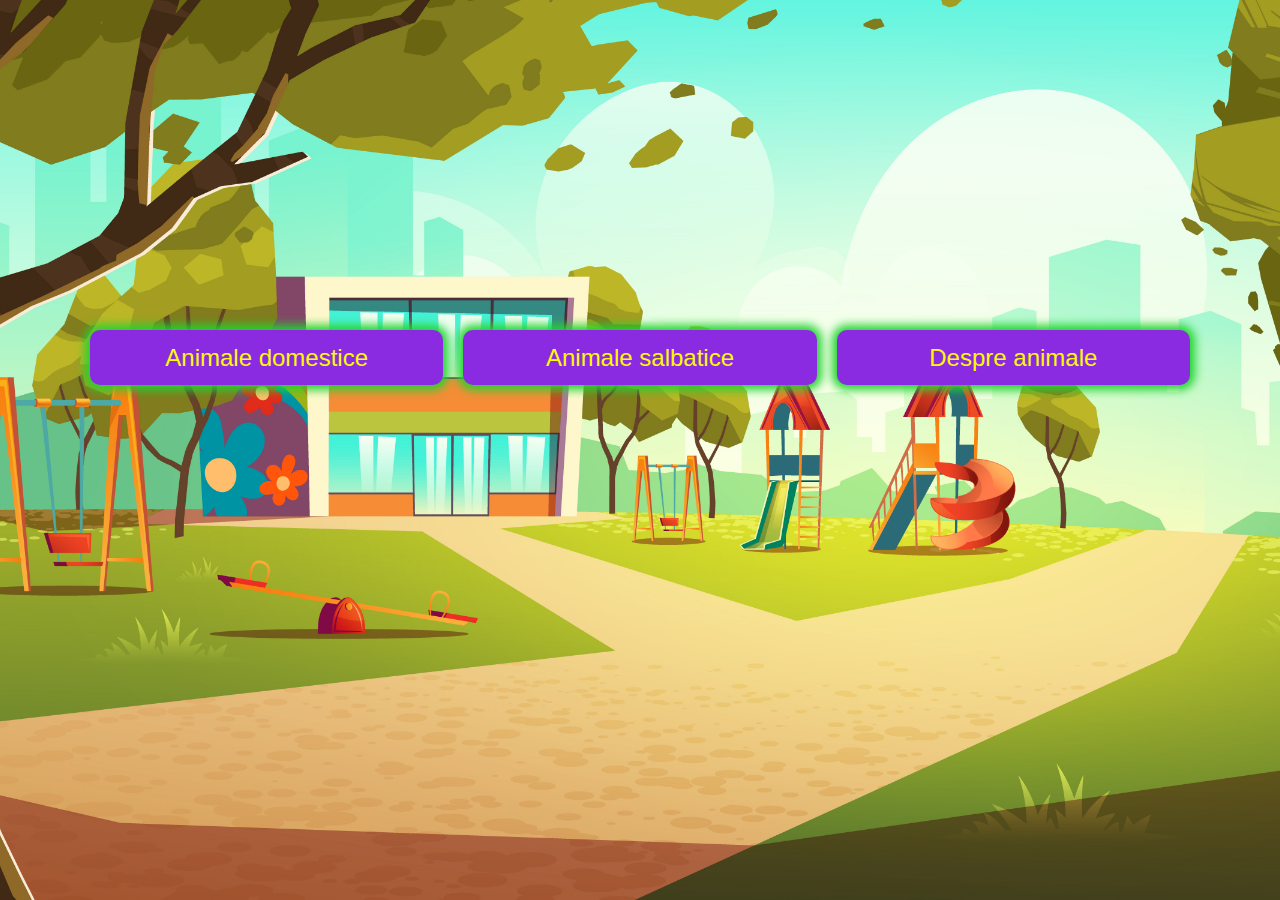
<file: index.html>
<!DOCTYPE html>
<html lang="en">
<head>
  <meta charset="UTF-8">
  <meta name="viewport" content="width=device-width, initial-scale=1.0">
  <meta http-equiv="X-UA-Compatible" content="ie=edge">
  <link rel="stylesheet" href="CSS/style.css">
  <title>Ferma Fericita</title>
</head>
<body style="background-image: url(./images/3930.jpg);">
    
    <div class="container1">
        <button onclick="location.href = 'ferma.html';" class="domestice btn-11 btn-1">Animale domestice</button>
        <button onclick="location.href = 'salbatice.html';" class="salbatice btn-1">Animale salbatice</button>
        <button onclick="location.href = 'info.html';" class=" btn-1">Despre animale</button>
    </div>


  
</body>


</html>
</file>
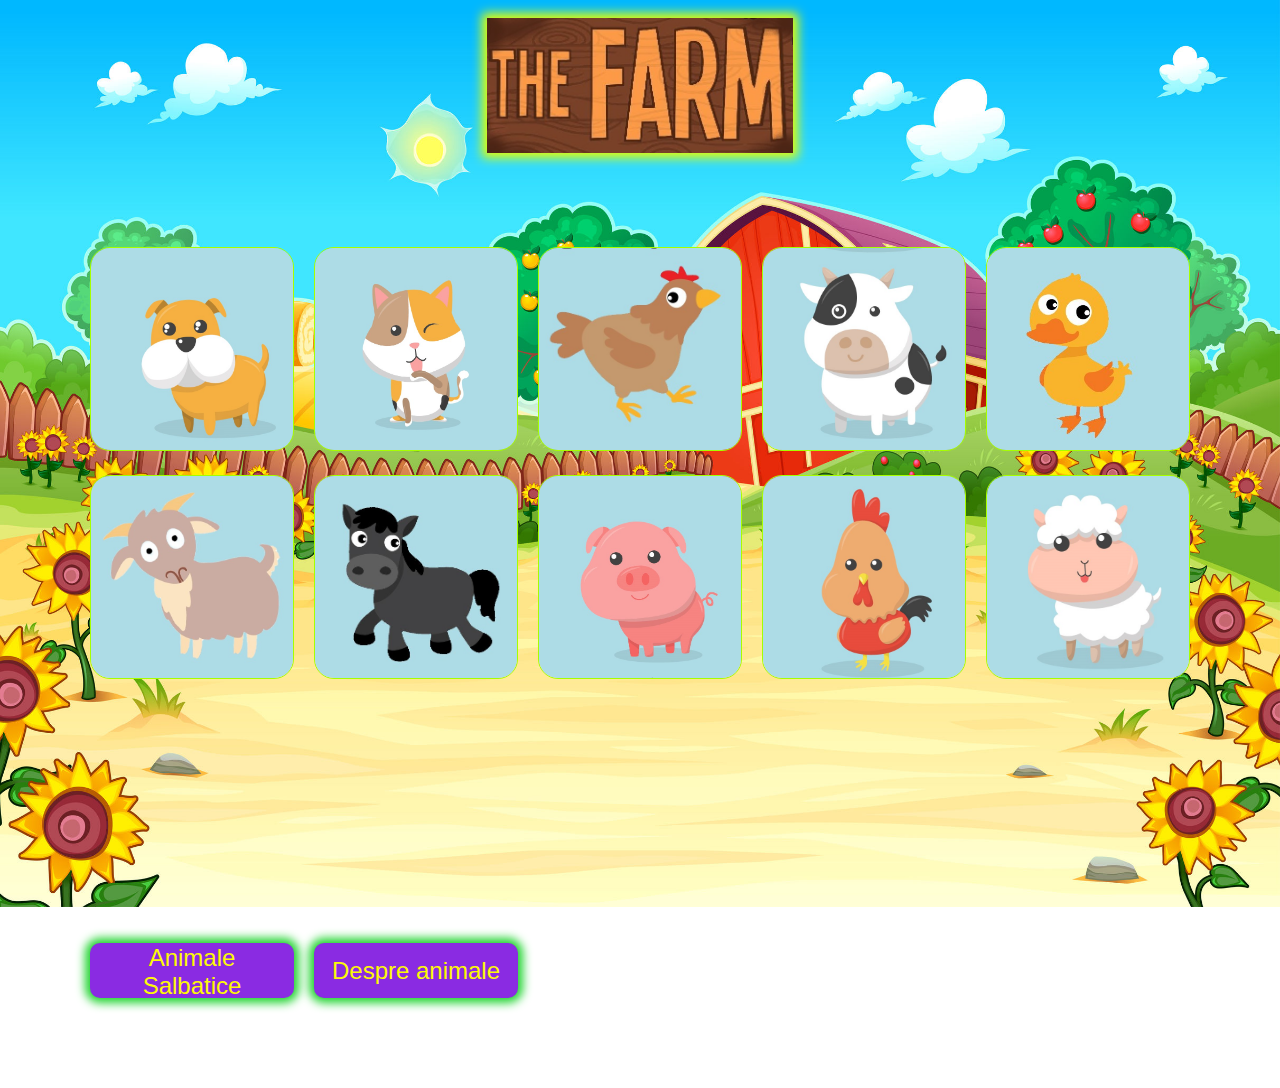
<file: ferma.html>
<!DOCTYPE html>
<html lang="en">
<head>
  <meta charset="UTF-8">
  <meta name="viewport" content="width=device-width, initial-scale=1.0">
  <meta http-equiv="X-UA-Compatible" content="ie=edge">
  <link rel="stylesheet" href="CSS/style.css">
  <title>Ferma Fericita</title>
</head>
<body style="background-image: url(./images/ferma.jpg);">
  <div class="farmSign"><a href="index.html"><img src="images/farmsign.jpg" alt="ferma"></a></div>
  <div class="farm">
    <div class="container animals">
      <div class="box"><img class="animal dog" src="images/dog.jpg" alt="Caine"></div>
      <div class="box"><img class="animal cat" src="images/cat.jpg" alt="Pisica"></div>
      <div class="box"><img class="animal chicken" src="images/chicken.jpg" alt="Gaina"></div>
      <div class="box"><img class="animal cow" src="images/cow.jpg" alt="Vaca"></div>
      <div class="box"><img class="animal duck" src="images/duck.jpg" alt="Rata"></div>
      <div class="box"><img class="animal goat" src="images/goat.jpg" alt="Capra"></div>
      <div class="box"><img class="animal horse" src="images/horse.jpg" alt="Cal"></div>
      <div class="box"><img class="animal pig" src="images/pig.jpg" alt="porc"></div>
      <div class="box"><img class="animal rooster" src="images/rooster.jpg" alt="Cocos"></div>
      <div class="box"><img class="animal sheep" src="images/sheep.jpg" alt="oaie"></div>
      <button onclick="location.href = 'salbatice.html';" class="salbatice btn-1">Animale Salbatice</button>
      <button onclick="location.href = 'info.html';" class=" btn-1">Despre animale</button>
    </div>
  </div>

  <audio id="dog" src="Sounds/caine.wav"></audio>
  <audio id="cat" src="Sounds/pisica.wav"></audio>
  <audio id="chicken" src="Sounds/gaina.wav"></audio>
  <audio id="cow" src="Sounds/vaca.wav"></audio>
  <audio id="duck" src="Sounds/rata.wav"></audio>
  <audio id="goat" src="Sounds/capra.wav"></audio>
  <audio id="horse" src="Sounds/cal.wav"></audio>
  <audio id="pig" src="Sounds/porci.wav"></audio>
  <audio id="rooster" src="Sounds/cocos.wav"></audio>
  <audio id="sheep" src="Sounds/oaie.wav"></audio>


  <script src="JS/app.js"></script>
</body>


</html>
</file>
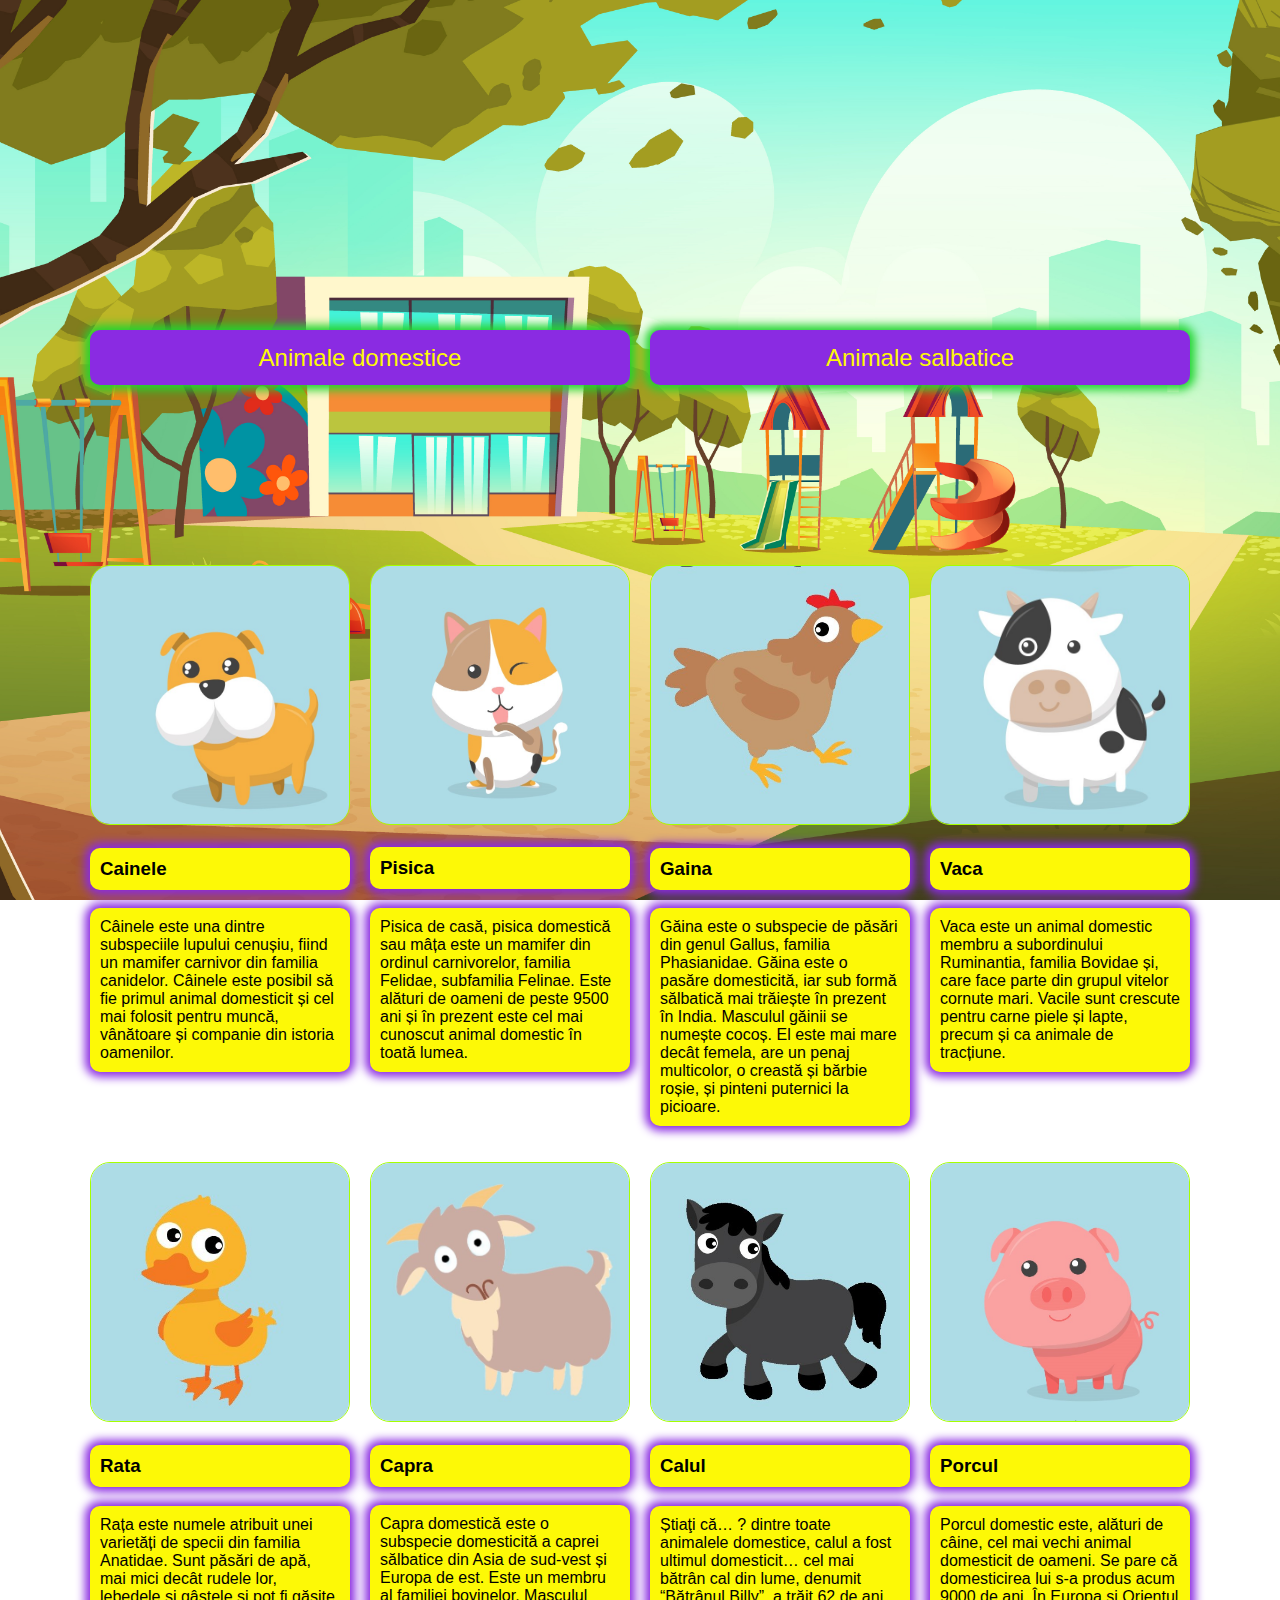
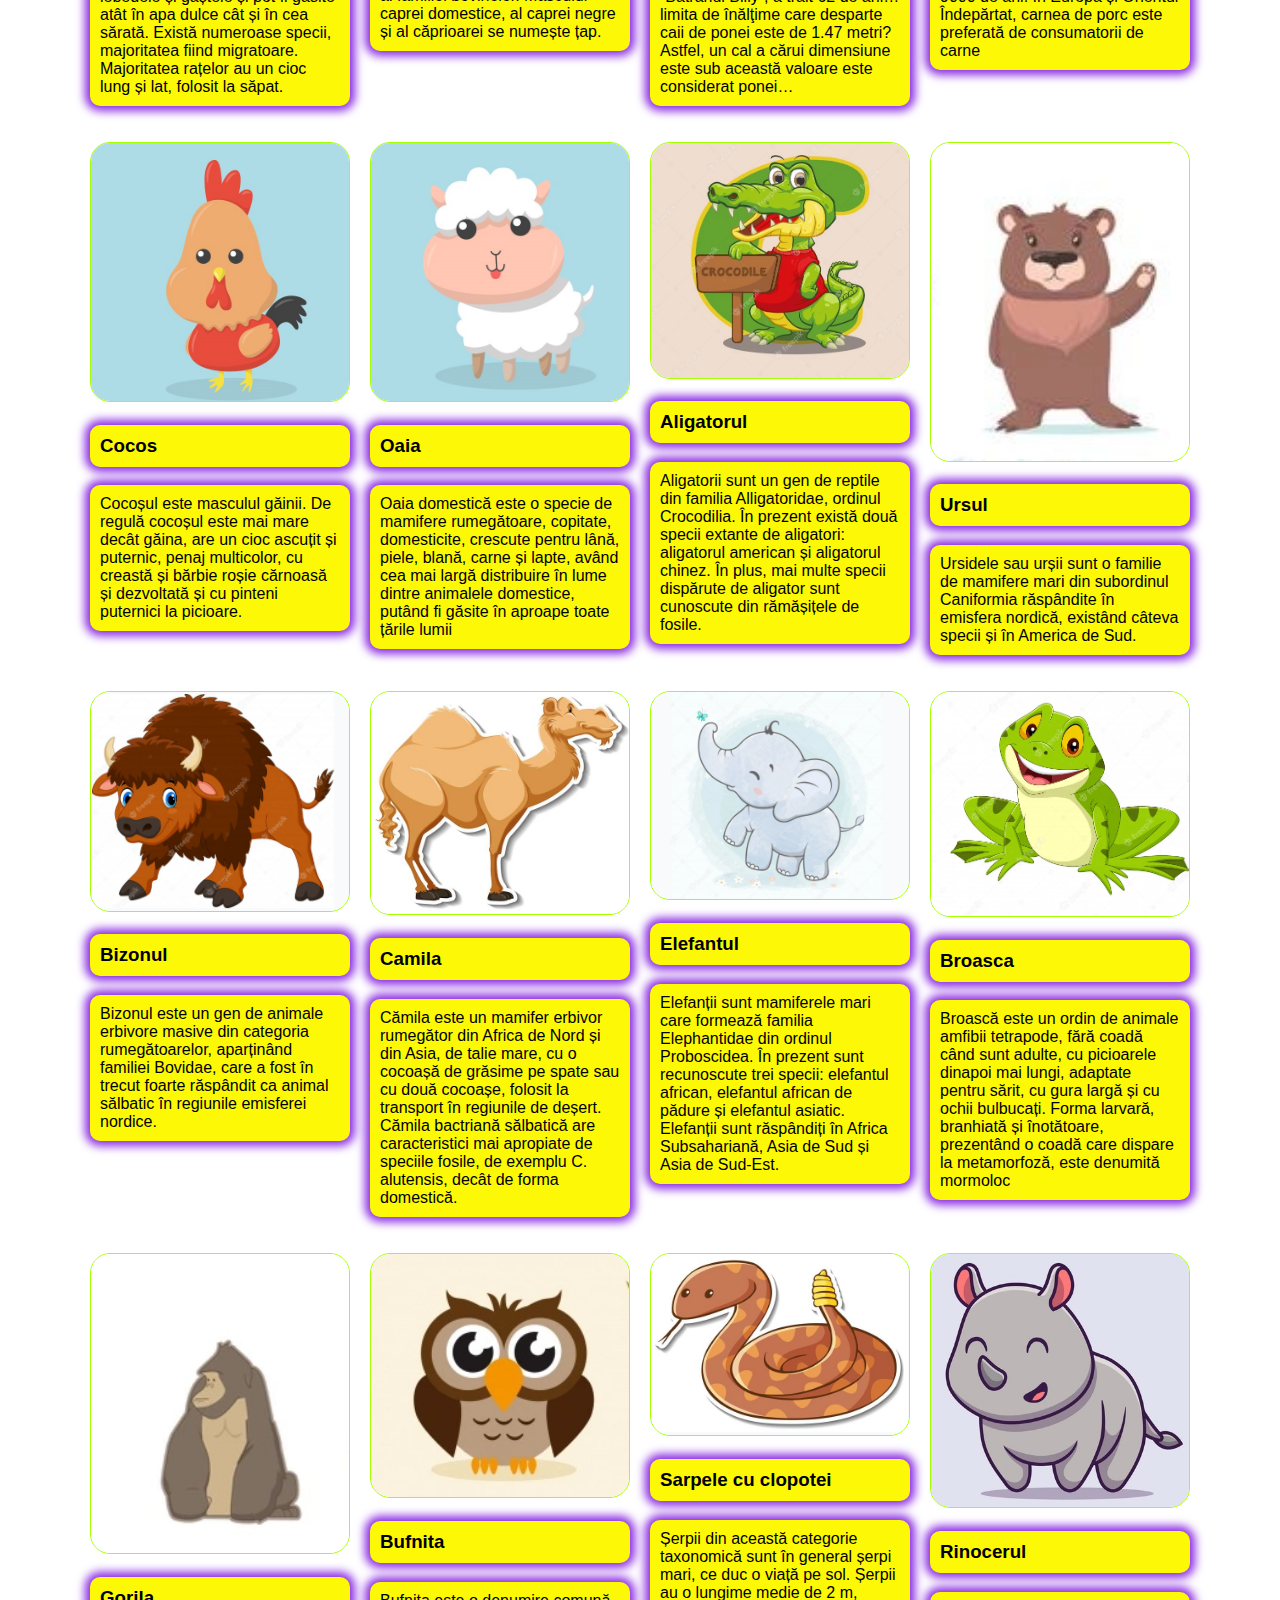
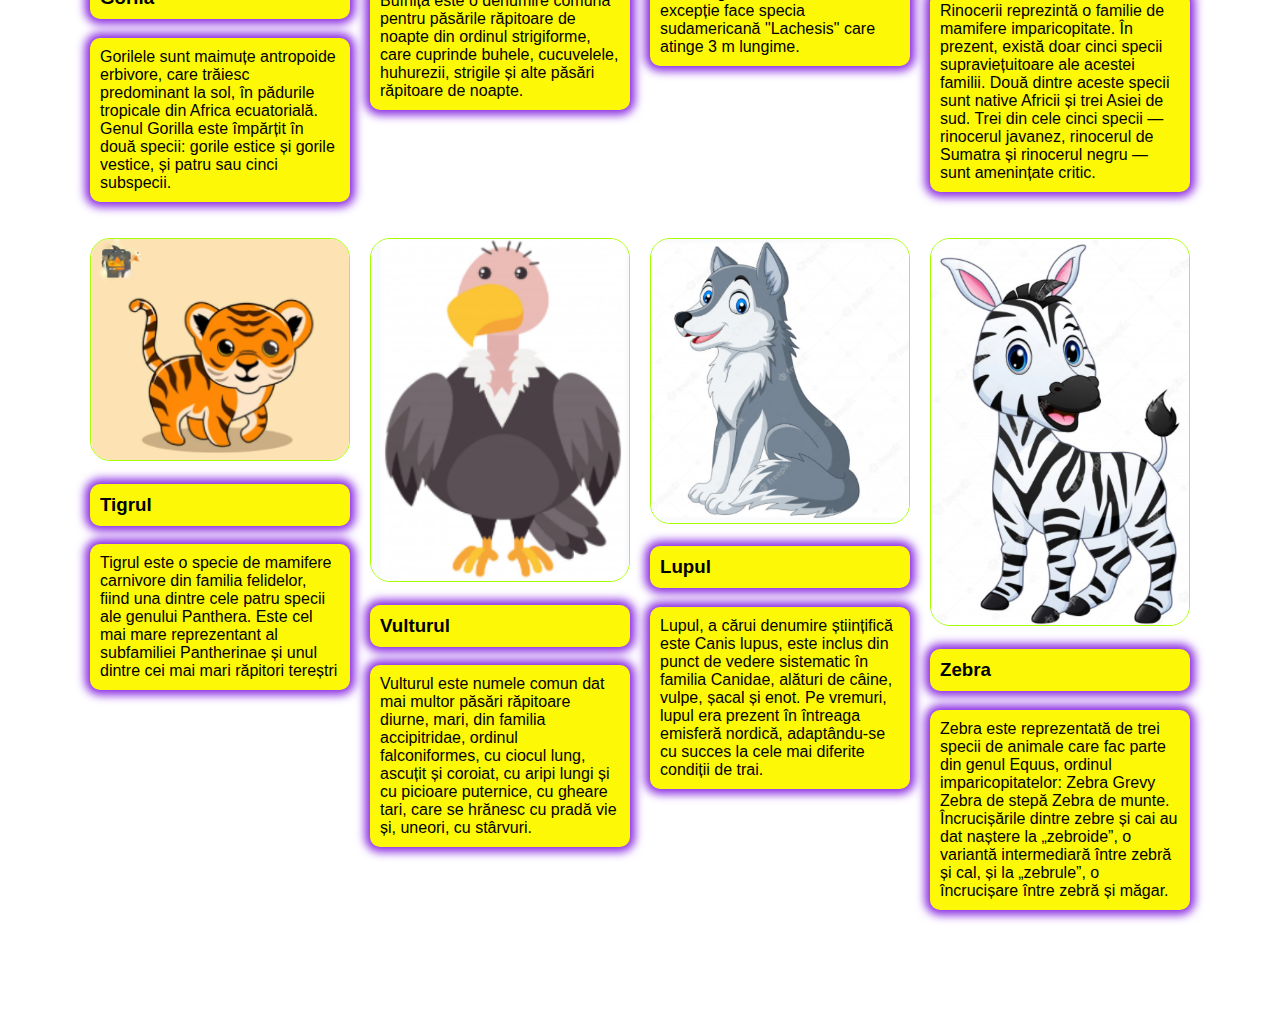
<file: info.html>
<!DOCTYPE html>
<html lang="en">
<head>
  <meta charset="UTF-8">
  <meta name="viewport" content="width=device-width, initial-scale=1.0">
  <meta http-equiv="X-UA-Compatible" content="ie=edge">
  <link rel="stylesheet" href="CSS/style.css">
  <title>Ferma Fericita</title>
</head>
<body style="background-image: url(./images/3930.jpg);">
    
    <div class="container1">
        <button onclick="location.href = 'ferma.html';" class="domestice btn-1">Animale domestice</button>
        <button onclick="location.href = 'salbatice.html';" class="salbatice btn-1">Animale salbatice</button>
    </div>

    <div class="container1 animals">
        <div class="box"><img class="animal dog" src="images/dog.jpg" alt="Caine">
            <h3 class="info">Cainele</h3>
            <p class="info">Câinele este una dintre subspeciile lupului cenușiu, fiind un mamifer carnivor din familia canidelor. Câinele este posibil să fie primul animal domesticit și cel mai folosit pentru muncă, vânătoare și companie din istoria oamenilor.</p>
        </div>
        <div class="box"><img class="animal cat" src="images/cat.jpg" alt="Pisica">
            <h3 class="info">Pisica</h3>
            <p class="info">Pisica de casă, pisica domestică sau mâța este un mamifer din ordinul carnivorelor, familia Felidae, subfamilia Felinae. Este alături de oameni de peste 9500 ani și în prezent este cel mai cunoscut animal domestic în toată lumea.</p>
        </div>
      <div class="box"><img class="animal chicken" src="images/chicken.jpg" alt="Gaina">
        <h3 class="info">Gaina</h3>
        <p class="info">Găina este o subspecie de păsări din genul Gallus, familia Phasianidae. Găina este o pasăre domesticită, iar sub formă sălbatică mai trăiește în prezent în India. Masculul găinii se numește cocoș. El este mai mare decât femela, are un penaj multicolor, o creastă și bărbie roșie, și pinteni puternici la picioare.</p>
    </div>
      <div class="box"><img class="animal cow" src="images/cow.jpg" alt="Vaca">
        <h3 class="info">Vaca</h3>
        <p class="info">Vaca este un animal domestic membru a subordinului Ruminantia, familia Bovidae și, care face parte din grupul vitelor cornute mari. Vacile sunt crescute pentru carne piele și lapte, precum și ca animale de tracțiune.</p>
    </div>
      <div class="box"><img class="animal duck" src="images/duck.jpg" alt="Rata">
        <h3 class="info">Rata</h3>
        <p class="info">Rața este numele atribuit unei varietăți de specii din familia Anatidae. Sunt păsări de apă, mai mici decât rudele lor, lebedele și gâștele și pot fi găsite atât în apa dulce cât și în cea sărată. Există numeroase specii, majoritatea fiind migratoare. Majoritatea rațelor au un cioc lung și lat, folosit la săpat.</p>
    </div>
      <div class="box"><img class="animal goat" src="images/goat.jpg" alt="Capra">
        <h3 class="info">Capra</h3>
        <p class="info">Capra domestică este o subspecie domesticită a caprei sălbatice din Asia de sud-vest și Europa de est. Este un membru al familiei bovinelor. Masculul caprei domestice, al caprei negre și al căprioarei se numește țap.</p>
    </div>
      <div class="box"><img class="animal horse" src="images/horse.jpg" alt="Cal">
        <h3 class="info">Calul</h3>
        <p class="info">Știaţi că… ?

            dintre toate animalele domestice, calul a fost ultimul domesticit…
            cel mai bătrân cal din lume, denumit “Bătrânul Billy”, a trăit 62 de ani…
            limita de înălţime care desparte caii de ponei este de 1.47 metri? Astfel, un cal a cărui dimensiune este sub această valoare este considerat ponei…</p>
    </div>
      <div class="box"><img class="animal pig" src="images/pig.jpg" alt="porc">
        <h3 class="info">Porcul</h3>
        <p class="info">Porcul domestic este, alături de câine, cel mai vechi animal domesticit de oameni. Se pare că domesticirea lui s-a produs acum 9000 de ani. În Europa și Orientul Îndepărtat, carnea de porc este preferată de consumatorii de carne</p>
    </div>
      <div class="box"><img class="animal rooster" src="images/rooster.jpg" alt="Cocos">
        <h3 class="info">Cocos</h3>
        <p class="info">Cocoșul este masculul găinii. De regulă cocoșul este mai mare decât găina, are un cioc ascuțit și puternic, penaj multicolor, cu creastă și bărbie roșie cărnoasă și dezvoltată și cu pinteni puternici la picioare.</p>
    </div>
      <div class="box"><img class="animal sheep" src="images/sheep.jpg" alt="oaie">
        <h3 class="info">Oaia</h3>
        <p class="info">Oaia domestică este o specie de mamifere rumegătoare, copitate, domesticite, crescute pentru lână, piele, blană, carne și lapte, având cea mai largă distribuire în lume dintre animalele domestice, putând fi găsite în aproape toate țările lumii</p>
    </div>
      <div class="box"><img class="animal alligator" src="images/alligator.png" alt="Aligator">
        <h3 class="info">Aligatorul</h3>
        <p class="info">Aligatorii sunt un gen de reptile din familia Alligatoridae, ordinul Crocodilia. În prezent există două specii extante de aligatori: aligatorul american și aligatorul chinez. În plus, mai multe specii dispărute de aligator sunt cunoscute din rămășițele de fosile.</p>
    </div>
      <div class="box"><img class="animal bear" src="images/bear.png" alt="Urs">
        <h3 class="info">Ursul</h3>
        <p class="info">Ursidele sau urșii sunt o familie de mamifere mari din subordinul Caniformia răspândite în emisfera nordică, existând câteva specii și în America de Sud.</p>
    </div>
      <div class="box"><img class="animal bison" src="images/bison.png" alt="Bison">
        <h3 class="info">Bizonul</h3>
        <p class="info">Bizonul este un gen de animale erbivore masive din categoria rumegătoarelor, aparținând familiei Bovidae, care a fost în trecut foarte răspândit ca animal sălbatic în regiunile emisferei nordice.</p>
    </div>
      <div class="box"><img class="animal camel" src="images/camel.png" alt="Camila">
        <h3 class="info">Camila</h3>
        <p class="info">Cămila este un mamifer erbivor rumegător din Africa de Nord și din Asia, de talie mare, cu o cocoașă de grăsime pe spate sau cu două cocoașe, folosit la transport în regiunile de deșert. Cămila bactriană sălbatică are caracteristici mai apropiate de speciile fosile, de exemplu C. alutensis, decât de forma domestică.</p>
    </div>
      <div class="box"><img class="animal elephant" src="images/elephant.png" alt="Elefant">
        <h3 class="info">Elefantul</h3>
        <p class="info">Elefanții sunt mamiferele mari care formează familia Elephantidae din ordinul Proboscidea. În prezent sunt recunoscute trei specii: elefantul african, elefantul african de pădure și elefantul asiatic. Elefanții sunt răspândiți în Africa Subsahariană, Asia de Sud și Asia de Sud-Est.</p>
    </div>
      <div class="box"><img class="animal frog" src="images/frog.png" alt="Broasca">
        <h3 class="info">Broasca</h3>
        <p class="info">Broască este un ordin de animale amfibii tetrapode, fără coadă când sunt adulte, cu picioarele dinapoi mai lungi, adaptate pentru sărit, cu gura largă și cu ochii bulbucați. Forma larvară, branhiată și înotătoare, prezentând o coadă care dispare la metamorfoză, este denumită mormoloc</p>
    </div>
      <div class="box"><img class="animal gorilla" src="images/gorilla.png" alt="Gorila">
        <h3 class="info">Gorila</h3>
        <p class="info">Gorilele sunt maimuțe antropoide erbivore, care trăiesc predominant la sol, în pădurile tropicale din Africa ecuatorială. Genul Gorilla este împărțit în două specii: gorile estice și gorile vestice, și patru sau cinci subspecii.</p>
    </div>
      <div class="box"><img class="animal owl" src="images/owl.png" alt="Bufnita">
        <h3 class="info">Bufnita</h3>
        <p class="info">Bufnița este o denumire comună pentru păsările răpitoare de noapte din ordinul strigiforme, care cuprinde buhele, cucuvelele, huhurezii, strigile și alte păsări răpitoare de noapte.</p>
    </div>
      <div class="box"><img class="animal rattlesnake" src="images/rattlesnake.png" alt="Sarpe cu clopotei">
        <h3 class="info">Sarpele cu clopotei</h3>
        <p class="info">Șerpii din această categorie taxonomică sunt în general șerpi mari, ce duc o viață pe sol. Șerpii au o lungime medie de 2 m, excepție face specia sudamericană "Lachesis" care atinge 3 m lungime.</p>
    </div>
      <div class="box"><img class="animal rhino" src="images/rhino.png" alt="Rinocer">
        <h3 class="info">Rinocerul</h3>
        <p class="info">Rinocerii reprezintă o familie de mamifere imparicopitate. În prezent, există doar cinci specii supraviețuitoare ale acestei familii. Două dintre aceste specii sunt native Africii și trei Asiei de sud. Trei din cele cinci specii — rinocerul javanez, rinocerul de Sumatra și rinocerul negru — sunt amenințate critic.</p>
    </div>
      <div class="box"><img class="animal tiger" src="images/tiger.png" alt="Tigru">
        <h3 class="info">Tigrul</h3>
        <p class="info">Tigrul este o specie de mamifere carnivore din familia felidelor, fiind una dintre cele patru specii ale genului Panthera. Este cel mai mare reprezentant al subfamiliei Pantherinae și unul dintre cei mai mari răpitori tereștri</p>
    </div>
      <div class="box"><img class="animal vulture" src="images/vulture.png" alt="Vultur">
        <h3 class="info">Vulturul</h3>
        <p class="info">Vulturul este numele comun dat mai multor păsări răpitoare diurne, mari, din familia accipitridae, ordinul falconiformes, cu ciocul lung, ascuțit și coroiat, cu aripi lungi și cu picioare puternice, cu gheare tari, care se hrănesc cu pradă vie și, uneori, cu stârvuri.</p>
    </div>
      <div class="box"><img class="animal wolf" src="images/wolf.png" alt="Lup">
        <h3 class="info">Lupul</h3>
        <p class="info">Lupul, a cărui denumire științifică este Canis lupus, este inclus din punct de vedere sistematic în familia Canidae, alături de câine, vulpe, șacal și enot. Pe vremuri, lupul era prezent în întreaga emisferă nordică, adaptându-se cu succes la cele mai diferite condiții de trai.</p>
    </div>
      <div class="box"><img class="animal zebra" src="images/zebra.png" alt="Zebra">
        <h3 class="info">Zebra</h3>
        <p class="info">Zebra este reprezentată de trei specii de animale care fac parte din genul Equus, ordinul imparicopitatelor: Zebra Grevy Zebra de stepă Zebra de munte. Încrucișările dintre zebre și cai au dat naștere la „zebroide”, o variantă intermediară între zebră și cal, și la „zebrule”, o încrucișare între zebră și măgar.</p>
    </div>

</div> 


  
</body>


</html>
</file>
<file: CSS/style.css>
*{
  box-sizing: border-box;
}

body{
  padding:0;
  margin: 0;
  font-family: Verdana, Geneva, Tahoma, sans-serif;
  /* background-image: url("../images/ferma.jpg"); */
  background-position: center;
  background-size: cover;
  background-repeat: no-repeat;
  background-attachment: fixed;
  height: 100vh;
}


.btn-1{

  margin-top: 15rem;
  height: 55px;
  border-radius: 10px;
  border: none;
  box-shadow: 0px 0px 10px 5px rgb(33, 212, 48);
  background-color: blueviolet;
  color: rgb(253, 249, 6);
  font-size: 1.5em;
  font-family: 'Gill Sans', 'Gill Sans MT', Calibri, 'Trebuchet MS', sans-serif;

}


/* Logo Ferma fericita */

.farmSign{
  text-align: center;
  margin-top: 2vh;
}

.farmSign img{
  height: 15vh;
  width: auto;
  box-shadow: 0px 0px 10px 5px rgb(229, 255, 0);
}

.container{
  display: grid;
  grid-gap: 20px;
  grid-template-columns: repeat(auto-fit, minmax(70px, 1fr));
  padding:10vh;

}

.container1{
  display: grid;
  grid-gap: 20px;
  grid-template-columns: repeat(auto-fit, minmax(250px, 1fr));
  padding:10vh;
}

.info{
  background-color: rgb(253, 249, 6);
  box-shadow: 0px 0px 10px 5px blueviolet;
  border-radius: 10px;
  padding: 10px;

}

.info-text{
  background-color: rgb(253, 249, 6);
  box-shadow: 0px 0px 10px 5px blueviolet;
  border-radius: 10px;
  padding: 10px;

}




@media (min-width:700px){
  .container{
    display: grid;
    grid-gap: 20px;
    grid-template-columns: repeat(auto-fit, minmax(200px, 1fr));
    padding:10vh;
  }
}

@media (max-width:700px){
  .container1{
    display: grid;
    grid-gap: 20px;
    grid-template-columns: repeat(auto-fit, minmax(200px, 1fr));
    padding:10vh;
    /* Deja era denumit container, div-ul cu animalele domestice, si a trebuit sa aplic media queries pentru homepage-ul cu butoanele */
  }

  .btn-1{
    margin-top: 0;
  }

  .btn-11{
    margin-top: 10rem;
    /* margine sus doar la butonul cu animale domestice */
  }

}


.container img{
  width: 100%;
  border-radius: 20px;
  transition:all 0.3s;
  border: 1px rgb(166, 255, 0) solid;
}

.container1 img{
  width: 100%;
  border-radius: 20px;
  transition:all 0.3s;
  border: 1px rgb(166, 255, 0) solid;
}

.playing{
  transform: scale(1.1);
  box-shadow: 0px 0px 10px 7px rgb(229, 255, 0);
  border: none;
}
</file>
